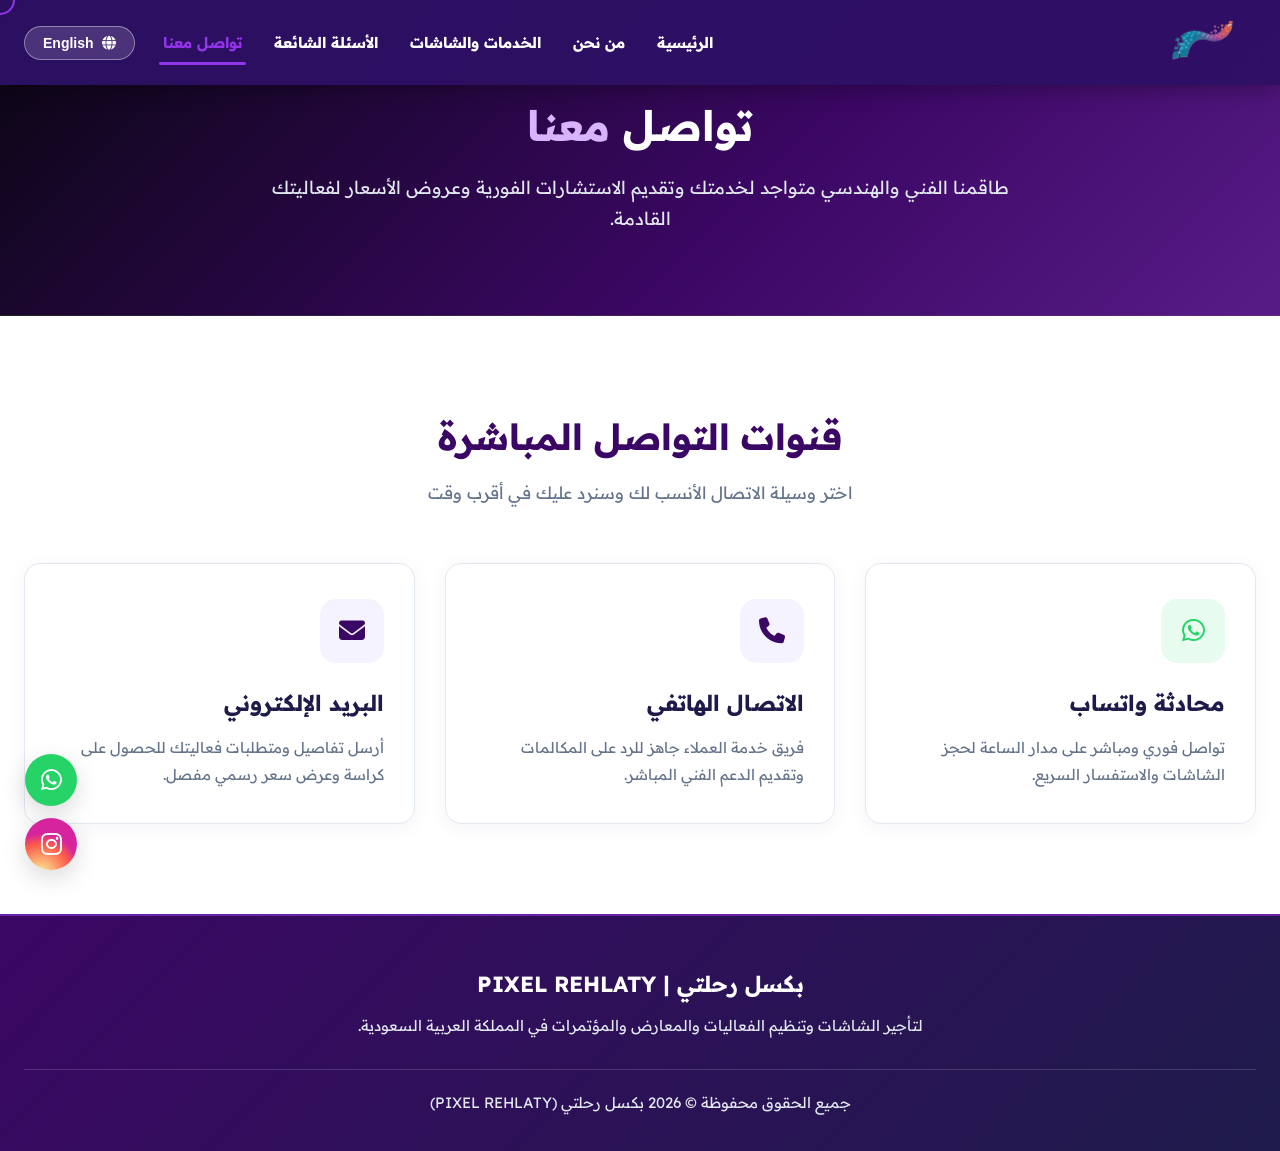
<file: contact.html>
<!DOCTYPE html>
<html lang="ar" dir="rtl" id="htmlRoot">
<head>
    <meta name="description" content="تواصل مع شركة بكسل رحلتي لتأجير شاشات LED و P2 الداخلية والخارجية وتنظيم وتجهيز المعارض والمؤتمرات في المملكة العربية السعودية.">
    <meta name="keywords" content="تواصل معنا, تأجير شاشات, شاشات P2, شاشات LED, تنظيم فعاليات, تأجير شاشات الرياض, بكسل رحلتي">
    <meta name="robots" content="index, follow">
    <meta name="author" content="Pixel Rehlaty">

    <link rel="canonical" href="https://pixelrehlaty.com/contact.html">
    <meta property="og:type" content="website">
    <meta property="og:url" content="https://pixelrehlaty.com/contact.html">
    <meta property="og:title" content="تواصل معنا | بكسل رحلتي">
    <meta property="og:description" content="طاقمنا الفني والهندسي متواجد لخدمتك وتقديم الاستشارات الفورية وعروض الأسعار لفعاليتك القادمة.">
    <meta property="og:image" content="https://pixelrehlaty.com/logos/logo.png">

    <meta charset="UTF-8">
    <meta name="viewport" content="width=device-width, initial-scale=1.0">
    <title data-i18n="contact_docTitle">تواصل معنا | بكسل رحلتي</title>
    
    <link rel="stylesheet" href="https://cdnjs.cloudflare.com/ajax/libs/font-awesome/6.4.0/css/all.min.css">
    <link rel="preconnect" href="https://fonts.googleapis.com">
    <link rel="preconnect" href="https://fonts.gstatic.com" crossorigin>
    <link href="https://fonts.googleapis.com/css2?family=Cairo:wght@400;600;700;800;900&family=Readex+Pro:wght@300;400;500;600;700&display=swap" rel="stylesheet">
    <link rel="stylesheet" href="style.css">

    <!-- أوامر إجبارية لفصل الأزرار وتلوين الفوتر (تتغلب على أي كود ثاني) -->
    <style>
        /* إجبار أزرار التواصل على اليسار دايماً */
        .floating-social {
            left: 25px !important;
            right: auto !important;
        }
        [dir="rtl"] .floating-social {
            left: 25px !important;
            right: auto !important;
        }
        
        /* إجبار زر التقدم على اليمين مع الثيم البنفسجي */
        .scroll-progress {
            right: 30px !important;
            left: auto !important;
            background: conic-gradient(var(--accent-light) 0%, var(--purple-soft) 0%);
        }
        [dir="rtl"] .scroll-progress {
            right: 30px !important;
            left: auto !important;
        }
        
        /* تلوين الدائرة الداخلية للزر بالبنفسجي الملكي */
        .scroll-progress .progress-value {
            background-color: var(--primary) !important;
            color: #ffffff !important;
        }
        .scroll-progress:hover .progress-value {
            background-color: var(--accent) !important;
        }

        /* =========================================
           الفوتر البنفسجي الملكي (إجباري)
           ========================================= */
        .site-footer {
            background: linear-gradient(135deg, #3b0764 0%, #1e1b4b 100%) !important; 
            border-top: 2px solid #6b21a8 !important;
            color: #e2e8f0 !important;
        }
        .site-footer h3 {
            color: #ffffff !important;
        }
        .site-footer p {
            color: #e2e8f0 !important;
        }
        .site-footer .footer-copy {
            border-top: 1px solid rgba(255, 255, 255, 0.15) !important;
            color: #cbd5e1 !important;
        }
    </style>
</head>
<body>

    <!-- ستارة الانتقال الانسيابية -->
    <div class="page-transition-wrapper" id="pageTransition">
        <div class="curtain curtain-right"></div>
        <div class="curtain curtain-left"></div>
        <div class="transition-content">
            <img src="logos/logo.png" alt="Pixel Rehlaty Logo" class="curtain-logo">
        </div>
    </div>

    <!-- مؤشر الفأرة الدائري -->
    <div class="custom-cursor" id="customCursor"></div>

    <!-- زر التقدم الدائري للعودة للأعلى (صار باليمين) -->
    <div class="scroll-progress" id="scrollProgress">
        <div class="progress-value">
            <i class="fa-solid fa-arrow-up"></i>
        </div>
    </div>

    <!-- أيقونات التواصل العائمة (صارت باليسار) -->
    <div class="floating-social">
        <a href="https://wa.me/966500000000" target="_blank" class="floating-whatsapp" title="WhatsApp">
            <i class="fa-brands fa-whatsapp"></i>
        </a>
        <a href="https://instagram.com/pixelrehlaty" target="_blank" class="floating-instagram" title="Instagram">
            <i class="fa-brands fa-instagram"></i>
        </a>
    </div>

    <!-- الهيدر الذكي -->
    <header class="site-header theme-dark">
        <div class="container header-flex">
            <div class="logo">
                <a href="index.html#hero">
                    <img src="logos/logo.png" alt="Pixel Rehlaty Logo">
                </a>
            </div>

            <nav class="desktop-nav" id="desktopNav">
                <a href="index.html#hero" data-i18n="navHome">الرئيسية</a>
                <a href="index.html#about" data-i18n="navAbout">من نحن</a>
                <a href="index.html#services" data-i18n="navServices">الخدمات والشاشات</a>
                <a href="faq.html" data-i18n="navFaq">الأسئلة الشائعة</a>
                <a href="contact.html" class="active" data-i18n="navContact">تواصل معنا</a>
                
                <div class="nav-actions">
                    <button class="lang-btn" id="langSwitchBtn" onclick="toggleLanguage()">
                        <i class="fa-solid fa-globe"></i>
                        <span>English</span>
                    </button>
                </div>
            </nav>

            <button class="hamburger-btn" id="hamburgerBtn" aria-label="Toggle Menu">
                <i class="fa-solid fa-bars" id="hamburgerIcon"></i>
            </button>
        </div>
    </header>

    <!-- قسم الترويسة (Hero) -->
    <section class="inner-hero" data-theme="dark">
        <div class="container">
            <h1 data-i18n="contact_heroTitle">تواصل <span>معنا</span></h1>
            <p data-i18n="contact_heroDesc">طاقمنا الفني والهندسي متواجد لخدمتك وتقديم الاستشارات الفورية وعروض الأسعار لفعاليتك القادمة.</p>
        </div>
    </section>

    <!-- قسم بطاقات التواصل -->
    <section class="section-padding" data-theme="light">
        <div class="container">
            <div class="section-title">
                <h2 data-i18n="contact_channelsTitle">قنوات التواصل المباشرة</h2>
                <p data-i18n="contact_channelsSubtitle">اختر وسيلة الاتصال الأنسب لك وسنرد عليك في أقرب وقت</p>
            </div>

            <div class="grid-3">
                <a href="https://wa.me/966500000000" target="_blank" class="pro-card" style="text-decoration: none;">
                    <div class="pro-card-icon" style="background: rgba(37, 211, 102, 0.1); color: #25d366;"><i class="fa-brands fa-whatsapp"></i></div>
                    <h3 data-i18n="contact_c1Title">محادثة واتساب</h3>
                    <p data-i18n="contact_c1Desc">تواصل فوري ومباشر على مدار الساعة لحجز الشاشات والاستفسار السريع.</p>
                </a>

                <a href="tel:+966500000000" class="pro-card" style="text-decoration: none;">
                    <div class="pro-card-icon" style="background: var(--purple-soft); color: var(--primary);"><i class="fa-solid fa-phone"></i></div>
                    <h3 data-i18n="contact_c2Title">الاتصال الهاتفي</h3>
                    <p data-i18n="contact_c2Desc">فريق خدمة العملاء جاهز للرد على المكالمات وتقديم الدعم الفني المباشر.</p>
                </a>

                <a href="mailto:info@pixelrehlaty.com" class="pro-card" style="text-decoration: none;">
                    <div class="pro-card-icon" style="background: var(--purple-soft); color: var(--primary);"><i class="fa-solid fa-envelope"></i></div>
                    <h3 data-i18n="contact_c3Title">البريد الإلكتروني</h3>
                    <p data-i18n="contact_c3Desc">أرسل تفاصيل ومتطلبات فعاليتك للحصول على كراسة وعرض سعر رسمي مفصل.</p>
                </a>
            </div>
        </div>
    </section>

    <!-- الفوتر (صار بنفسجي غامق ملكي) -->
    <footer class="site-footer" data-theme="dark">
        <div class="container footer-content">
            <h3>بكسل رحلتي | PIXEL REHLATY</h3>
            <p data-i18n="footerNote">لتأجير الشاشات وتنظيم الفعاليات والمعارض والمؤتمرات في المملكة العربية السعودية.</p>
            <div class="footer-copy">
                <p data-i18n="footerRights">جميع الحقوق محفوظة © 2026 بكسل رحلتي (PIXEL REHLATY)</p>
            </div>
        </div>
    </footer>

    <script src="lang.js"></script>

    <!-- السكربتات المجمعة والمنظمة -->
    <script>
        document.addEventListener("DOMContentLoaded", function() {
            
            /* =========================================
               1. الهيدر الذكي (تغيير الألوان حسب الخلفية)
               ========================================= */
            const header = document.querySelector('.site-header');
            function updateHeaderTheme() {
                const headerBottom = 85; 
                let currentTheme = 'dark'; 
                document.querySelectorAll('section, footer').forEach(sec => {
                    const rect = sec.getBoundingClientRect();
                    if (rect.top <= headerBottom && rect.bottom > 50) {
                        const themeAttr = sec.getAttribute('data-theme');
                        if (themeAttr) currentTheme = themeAttr;
                    }
                });
                if (currentTheme === 'light') {
                    header.classList.add('theme-light');
                    header.classList.remove('theme-dark');
                } else {
                    header.classList.add('theme-dark');
                    header.classList.remove('theme-light');
                }
            }
            updateHeaderTheme();
            window.addEventListener('scroll', updateHeaderTheme);

            /* =========================================
               2. زر التقدم الدائري (Scroll Progress)
               ========================================= */
            const scrollProgress = document.getElementById('scrollProgress');
            if (scrollProgress) {
                const updateProgress = () => {
                    const scrollTotal = document.documentElement.scrollTop || document.body.scrollTop;
                    const height = document.documentElement.scrollHeight - document.documentElement.clientHeight;
                    const scrollPercentage = height > 0 ? Math.round((scrollTotal / height) * 100) : 0;
                    
                    scrollProgress.style.background = `conic-gradient(var(--accent-light) ${scrollPercentage}%, var(--purple-soft) ${scrollPercentage}%)`;
                    
                    if (scrollTotal > 100) scrollProgress.classList.add('active-progress');
                    else scrollProgress.classList.remove('active-progress');
                };
                window.addEventListener('scroll', updateProgress);
                scrollProgress.addEventListener('click', () => {
                    window.scrollTo({ top: 0, behavior: 'smooth' });
                });
            }

            /* =========================================
               3. حركة الماوس (العدسة الزجاجية)
               ========================================= */
            const cursor = document.getElementById('customCursor');
            if (cursor && !window.matchMedia("(max-width: 992px)").matches) {
                document.addEventListener('mousemove', (e) => {
                    requestAnimationFrame(() => {
                        cursor.style.left = e.clientX + 'px';
                        cursor.style.top = e.clientY + 'px';
                    });
                });
                const interactiveElements = document.querySelectorAll('a, button, input, .logo img, .pro-card, .partner-logo');
                interactiveElements.forEach(el => {
                    el.addEventListener('mouseenter', () => cursor.classList.add('cursor-hover'));
                    el.addEventListener('mouseleave', () => cursor.classList.remove('cursor-hover'));
                });
                document.addEventListener('mouseout', () => cursor.style.opacity = '0');
                document.addEventListener('mouseover', () => cursor.style.opacity = '1');
            }

            /* =========================================
               4. ستارة الانتقال بين الصفحات
               ========================================= */
            const overlay = document.getElementById('pageTransition');
            setTimeout(() => { if(overlay) overlay.classList.add('hidden'); }, 500);

            document.querySelectorAll('a').forEach(link => {
                link.addEventListener('click', function(e) {
                    const targetHref = this.getAttribute('href');
                    
                    if (targetHref && !targetHref.includes('#') && !targetHref.startsWith('http') && !targetHref.startsWith('tel') && !targetHref.startsWith('mailto')) {
                        e.preventDefault();
                        if(overlay) overlay.classList.remove('hidden');
                        setTimeout(() => { window.location.href = targetHref; }, 3000);
                    }
                });
            });
        });
    </script>
</body>
</html>
</file>
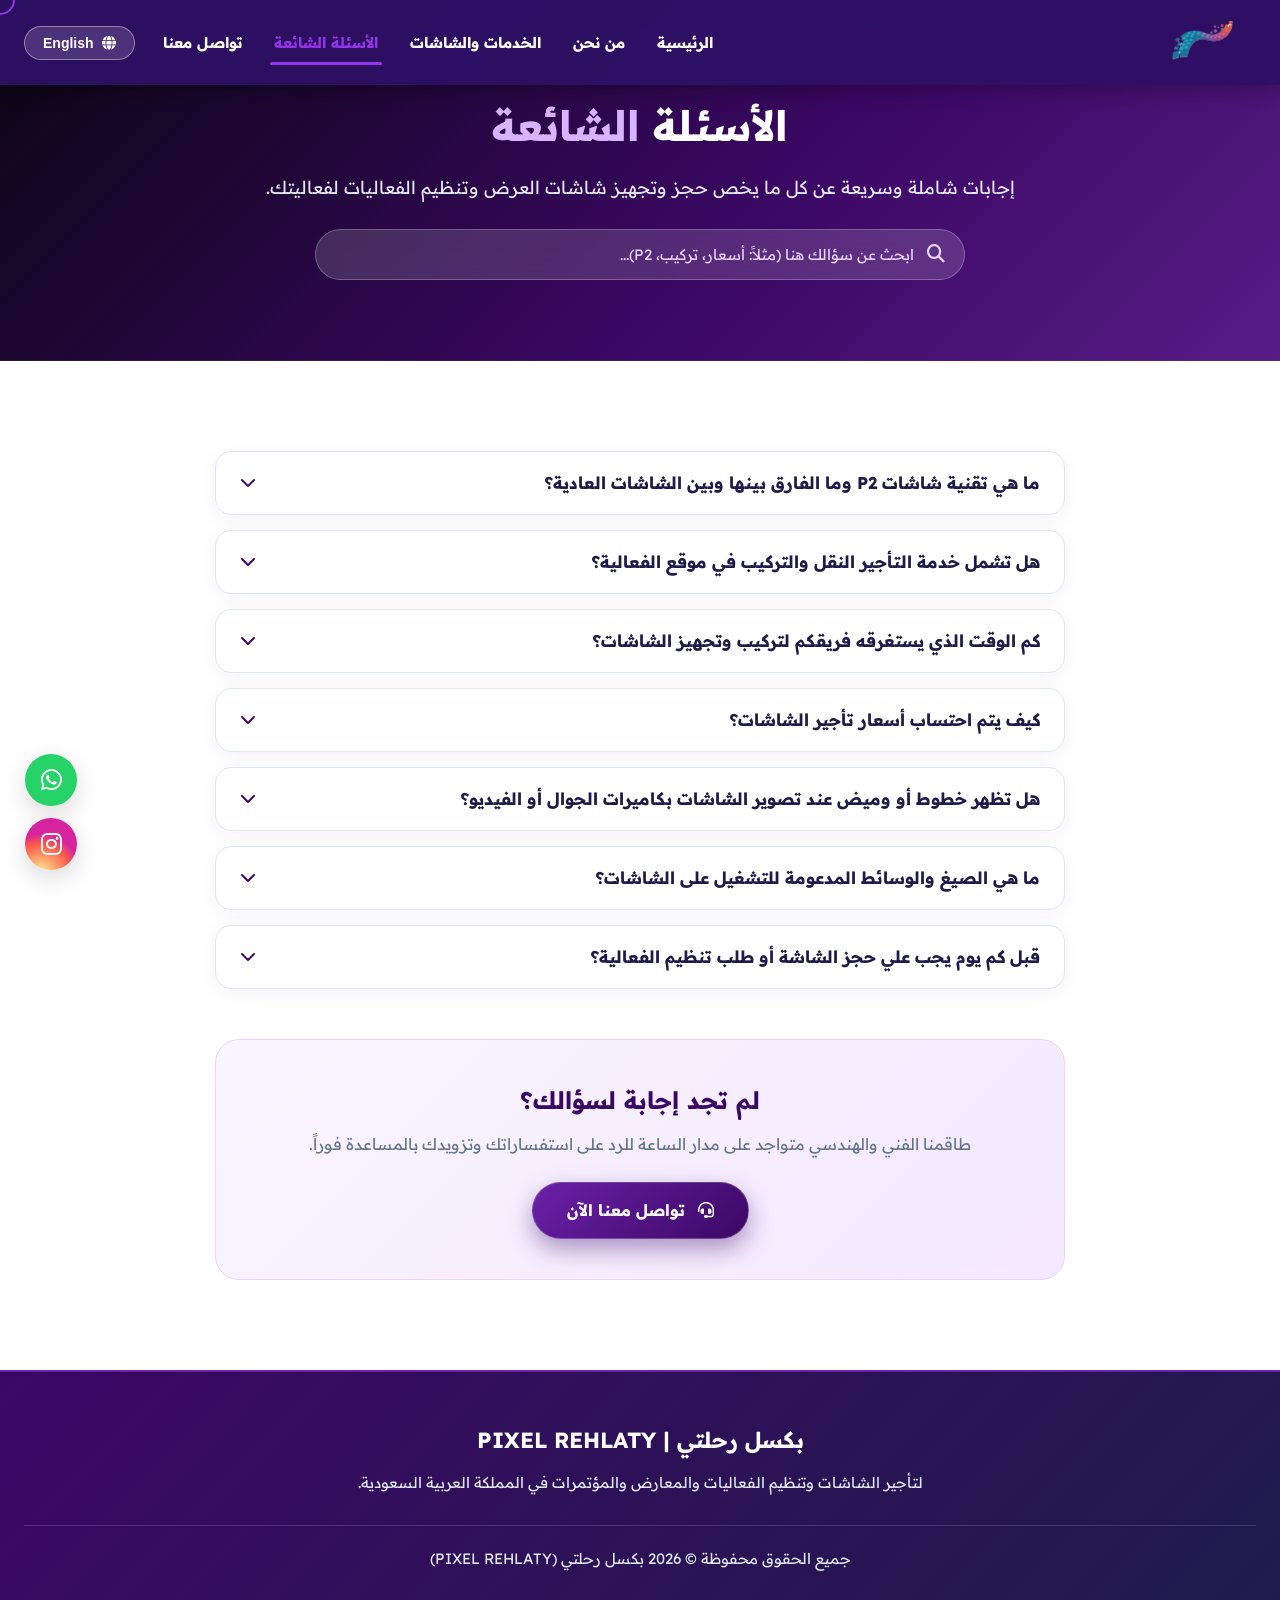
<file: faq.html>
<!DOCTYPE html>
<html lang="ar" dir="rtl" id="htmlRoot">
<head>
    <meta name="description" content="شركة بكسل رحلتي لتأجير شاشات LED و P2 الداخلية والخارجية وتنظيم وتجهيز المعارض والمؤتمرات في المملكة العربية السعودية بأعلى دقة واحترافية.">
    <meta name="keywords" content="تأجير شاشات, شاشات P2, شاشات LED, تنظيم فعاليات, تنظيم مؤتمرات, تأجير شاشات الرياض, بكسل رحلتي, Event Management Saudi">
    <meta name="robots" content="faq, follow">
    <meta name="author" content="Pixel Rehlaty">

    <link rel="canonical" href="https://pixelrehlaty.com/">
    <meta property="og:type" content="website">
    <meta property="og:url" content="https://pixelrehlaty.com/">
    <meta property="og:title" content="بكسل رحلتي | تأجير الشاشات وتنظيم الفعاليات والمؤتمرات">
    <meta property="og:description" content="حلول مرئية متكاملة، تأجير شاشات P2 فائقة الوضوح وإدارة شاملة للمؤتمرات والفعاليات.">
    <meta property="og:image" content="https://pixelrehlaty.com/logos/logo.png">

    <meta name="twitter:card" content="summary_large_image">
    <meta name="twitter:title" content="بكسل رحلتي | شاشات LED وتنظيم فعاليات">
    <meta name="twitter:description" content="تأجير شاشات عرض P2 وتنظيم وتجهيز الفعاليات والمعارض بالمملكة.">
    <meta name="twitter:image" content="https://pixelrehlaty.com/logos/logo.png">
    
    <meta charset="UTF-8">
    <meta name="viewport" content="width=device-width, initial-scale=1.0">
    <title data-i18n="faq_docTitle">الأسئلة الشائعة | بكسل رحلتي</title>
    
    <link rel="stylesheet" href="https://cdnjs.cloudflare.com/ajax/libs/font-awesome/6.4.0/css/all.min.css">
    <link rel="preconnect" href="https://fonts.googleapis.com">
    <link rel="preconnect" href="https://fonts.gstatic.com" crossorigin>
    <link href="https://fonts.googleapis.com/css2?family=Cairo:wght@400;600;700;800;900&family=Readex+Pro:wght@300;400;500;600;700&display=swap" rel="stylesheet">
    <link rel="stylesheet" href="style.css">
    
    <style>
        /* تنسيقات صفحة الأسئلة الشائعة */
        .faq-search-wrapper { max-width: 650px; margin: 25px auto 0; position: relative; }
        .faq-search-input { width: 100%; padding: 15px 25px 15px 50px; font-size: 15px; border-radius: 30px; border: 1px solid rgba(255, 255, 255, 0.25); background: rgba(255, 255, 255, 0.15); backdrop-filter: blur(10px); color: #ffffff; outline: none; font-family: inherit; transition: all 0.3s ease; }
        [dir="rtl"] .faq-search-input { padding: 15px 50px 15px 25px; }
        .faq-search-input::placeholder { color: #e9d5ff; }
        .faq-search-input:focus { background: rgba(255, 255, 255, 0.25); border-color: #d8b4fe; box-shadow: 0 0 20px rgba(216, 180, 254, 0.3); }
        .faq-search-icon { position: absolute; top: 50%; left: 20px; transform: translateY(-50%); color: #e9d5ff; font-size: 18px; }
        [dir="rtl"] .faq-search-icon { left: auto; right: 20px; }

        .faq-list-container { max-width: 850px; margin: 0 auto; }
        .faq-item-box { background: #ffffff; border: 1px solid #e2e8f0; border-radius: 16px; margin-bottom: 15px; overflow: hidden; box-shadow: 0 4px 20px rgba(59, 7, 100, 0.05); transition: all 0.3s ease; }
        .faq-item-box:hover { border-color: #e9d5ff; box-shadow: 0 15px 35px rgba(59, 7, 100, 0.1); }
        .faq-item-box.active { border-color: #6b21a8; box-shadow: 0 10px 25px rgba(107, 33, 168, 0.08); }
        .faq-btn-trigger { padding: 20px 24px; font-size: 17px; font-weight: 800; color: #1e1b4b; cursor: pointer; display: flex; justify-content: space-between; align-items: center; user-select: none; background: transparent; width: 100%; border: none; text-align: inherit; font-family: inherit; }
        .faq-btn-trigger i { color: #3b0764; font-size: 16px; transition: transform 0.3s ease; flex-shrink: 0; margin-inline-start: 15px; }
        .faq-item-box.active .faq-btn-trigger i { transform: rotate(180deg); color: #6b21a8; }
        .faq-content-body { max-height: 0; overflow: hidden; transition: max-height 0.35s cubic-bezier(0, 1, 0, 1), padding 0.3s ease; padding: 0 24px; color: #64748b; font-size: 15px; line-height: 1.8; border-top: 1px solid transparent; }
        .faq-item-box.active .faq-content-body { max-height: 500px; padding: 0 24px 20px 24px; border-top-color: #f5f3ff; }

        .faq-help-banner { margin-top: 50px; background: linear-gradient(135deg, #faf5ff 0%, #f3e8ff 100%); border: 1px solid #e9d5ff; border-radius: 24px; padding: 40px 25px; text-align: center; }
        .faq-help-banner h3 { font-size: 24px; font-weight: 900; color: #3b0764; margin-bottom: 10px; }
        .faq-help-banner p { color: #64748b; font-size: 16px; margin-bottom: 24px; }

        /* =========================================
           أوامر إجبارية للأزرار العائمة وزر التقدم
           ========================================= */
        .floating-social { left: 25px !important; right: auto !important; }
        [dir="rtl"] .floating-social { left: 25px !important; right: auto !important; }
        
        .scroll-progress { right: 30px !important; left: auto !important; background: conic-gradient(#9333ea 0%, #f5f3ff 0%); }
        [dir="rtl"] .scroll-progress { right: 30px !important; left: auto !important; }
        
        .scroll-progress .progress-value { background-color: #3b0764 !important; color: #ffffff !important; }
        .scroll-progress:hover .progress-value { background-color: #6b21a8 !important; }

        /* =========================================
           الفوتر البنفسجي الملكي (إجباري)
           ========================================= */
        .site-footer {
            background: linear-gradient(135deg, #3b0764 0%, #1e1b4b 100%) !important; 
            border-top: 2px solid #6b21a8 !important;
            color: #e2e8f0 !important;
        }
        .site-footer h3 {
            color: #ffffff !important;
        }
        .site-footer p {
            color: #e2e8f0 !important;
        }
        .site-footer .footer-copy {
            border-top: 1px solid rgba(255, 255, 255, 0.15) !important;
            color: #cbd5e1 !important;
        }
    </style>
</head>
<body>

    <!-- ستارة الانتقال الانسيابية -->
    <div class="page-transition-wrapper" id="pageTransition">
        <div class="curtain curtain-right"></div>
        <div class="curtain curtain-left"></div>
        <div class="transition-content">
            <img src="logos/logo.png" alt="Pixel Rehlaty Logo" class="curtain-logo">
        </div>
    </div>

    <!-- مؤشر الفأرة الدائري -->
    <div class="custom-cursor" id="customCursor"></div>

    <!-- زر التقدم الدائري للعودة للأعلى (في اليمين) -->
    <div class="scroll-progress" id="scrollProgress">
        <div class="progress-value">
            <i class="fa-solid fa-arrow-up"></i>
        </div>
    </div>

    <!-- أيقونات التواصل العائمة (في اليسار) -->
    <div class="floating-social">
        <a href="https://wa.me/966500000000" target="_blank" class="floating-whatsapp" title="WhatsApp">
            <i class="fa-brands fa-whatsapp"></i>
        </a>
        <a href="https://instagram.com/pixelrehlaty" target="_blank" class="floating-instagram" title="Instagram">
            <i class="fa-brands fa-instagram"></i>
        </a>
    </div>

    <!-- الهيدر الذكي -->
    <header class="site-header theme-dark">
        <div class="container header-flex">
            <div class="logo">
                <a href="index.html">
                    <img src="logos/logo.png" alt="Pixel Rehlaty Logo">
                </a>
            </div>

            <nav class="desktop-nav" id="desktopNav">
                <a href="index.html#hero" data-i18n="navHome">الرئيسية</a>
                <a href="index.html#about" data-i18n="navAbout">من نحن</a>
                <a href="index.html#services" data-i18n="navServices">الخدمات والشاشات</a>
                <a href="faq.html" class="active" data-i18n="navFaq">الأسئلة الشائعة</a>
                <a href="contact.html" data-i18n="navContact">تواصل معنا</a>
                
                <div class="nav-actions">
                    <button class="lang-btn" id="langSwitchBtn" onclick="toggleLanguage()">
                        <i class="fa-solid fa-globe"></i>
                        <span>English</span>
                    </button>
                </div>
            </nav>

            <button class="hamburger-btn" id="hamburgerBtn" aria-label="Toggle Navigation">
                <i class="fa-solid fa-bars" id="hamburgerIcon"></i>
            </button>
        </div>
    </header>

    <!-- قسم الترويسة -->
    <section class="inner-hero" data-theme="dark">
        <div class="container">
            <h1 data-i18n="faq_heroTitle">الأسئلة <span>الشائعة</span></h1>
            <p data-i18n="faq_heroSubtitle">إجابات شاملة وسريعة عن كل ما يخص حجز وتجهيز شاشات العرض وتنظيم الفعاليات لفعاليتك.</p>
            
            <div class="faq-search-wrapper">
                <input type="text" id="faqSearch" class="faq-search-input" placeholder="ابحث عن سؤالك هنا (مثلاً: أسعار، تركيب، P2)...">
                <i class="fa-solid fa-magnifying-glass faq-search-icon"></i>
            </div>
        </div>
    </section>

    <!-- قسم الأسئلة -->
    <section class="section-padding" data-theme="light">
        <div class="container">
            <div class="faq-list-container" id="faqContainer"></div>

            <div class="faq-list-container">
                <div class="faq-help-banner">
                    <h3 data-i18n="faq_helpTitle">لم تجد إجابة لسؤالك؟</h3>
                    <p data-i18n="faq_helpSubtitle">طاقمنا الفني والهندسي متواجد على مدار الساعة للرد على استفساراتك وتزويدك بالمساعدة فوراً.</p>
                    <a href="contact.html" class="btn-solid-purple" style="display: inline-block;">
                        <i class="fa-solid fa-headset" style="margin-inline-end: 8px;"></i>
                        <span data-i18n="faq_helpBtnText">تواصل معنا الآن</span>
                    </a>
                </div>
            </div>
        </div>
    </section>

    <!-- الفوتر البنفسجي -->
    <footer class="site-footer" data-theme="dark">
        <div class="container footer-content">
            <h3>بكسل رحلتي | PIXEL REHLATY</h3>
            <p data-i18n="footerNote">لتأجير الشاشات وتنظيم الفعاليات والمعارض والمؤتمرات في المملكة العربية السعودية.</p>
            <div class="footer-copy">
                <p data-i18n="footerRights">جميع الحقوق محفوظة © 2026 بكسل رحلتي (PIXEL REHLATY)</p>
            </div>
        </div>
    </footer>

    <script src="lang.js"></script>

    <!-- السكربتات المجمعة والمنظمة -->
    <script>
        document.addEventListener("DOMContentLoaded", function() {
            
            /* =========================================
               1. الهيدر الذكي (تغيير الألوان حسب الخلفية)
               ========================================= */
            const header = document.querySelector('.site-header');
            function updateHeaderTheme() {
                const headerBottom = 85; 
                let currentTheme = 'dark'; 
                document.querySelectorAll('section, footer').forEach(sec => {
                    const rect = sec.getBoundingClientRect();
                    if (rect.top <= headerBottom && rect.bottom > 50) {
                        const themeAttr = sec.getAttribute('data-theme');
                        if (themeAttr) currentTheme = themeAttr;
                    }
                });
                if (currentTheme === 'light') {
                    header.classList.add('theme-light');
                    header.classList.remove('theme-dark');
                } else {
                    header.classList.add('theme-dark');
                    header.classList.remove('theme-light');
                }
            }
            updateHeaderTheme();
            window.addEventListener('scroll', updateHeaderTheme);

            /* =========================================
               2. زر التقدم الدائري (Scroll Progress)
               ========================================= */
            const scrollProgress = document.getElementById('scrollProgress');
            if (scrollProgress) {
                const updateProgress = () => {
                    const scrollTotal = document.documentElement.scrollTop || document.body.scrollTop;
                    const height = document.documentElement.scrollHeight - document.documentElement.clientHeight;
                    const scrollPercentage = height > 0 ? Math.round((scrollTotal / height) * 100) : 0;
                    
                    scrollProgress.style.background = `conic-gradient(#9333ea ${scrollPercentage}%, #f5f3ff ${scrollPercentage}%)`;
                    
                    if (scrollTotal > 100) scrollProgress.classList.add('active-progress');
                    else scrollProgress.classList.remove('active-progress');
                };
                window.addEventListener('scroll', updateProgress);
                scrollProgress.addEventListener('click', () => {
                    window.scrollTo({ top: 0, behavior: 'smooth' });
                });
            }

            /* =========================================
               3. حركة الماوس (العدسة الزجاجية)
               ========================================= */
            const cursor = document.getElementById('customCursor');
            if (cursor && !window.matchMedia("(max-width: 992px)").matches) {
                document.addEventListener('mousemove', (e) => {
                    requestAnimationFrame(() => {
                        cursor.style.left = e.clientX + 'px';
                        cursor.style.top = e.clientY + 'px';
                    });
                });
                const interactiveElements = document.querySelectorAll('a, button, input, .logo img, .pro-card, .partner-logo, .faq-btn-trigger');
                interactiveElements.forEach(el => {
                    el.addEventListener('mouseenter', () => cursor.classList.add('cursor-hover'));
                    el.addEventListener('mouseleave', () => cursor.classList.remove('cursor-hover'));
                });
                document.addEventListener('mouseout', () => cursor.style.opacity = '0');
                document.addEventListener('mouseover', () => cursor.style.opacity = '1');
            }

            /* =========================================
               4. ستارة الانتقال بين الصفحات
               ========================================= */
            const overlay = document.getElementById('pageTransition');
            setTimeout(() => { if(overlay) overlay.classList.add('hidden'); }, 500);

            document.querySelectorAll('a').forEach(link => {
                link.addEventListener('click', function(e) {
                    const targetHref = this.getAttribute('href');
                    if (targetHref && !targetHref.includes('#') && !targetHref.startsWith('http') && !targetHref.startsWith('tel') && !targetHref.startsWith('mailto')) {
                        e.preventDefault();
                        if(overlay) overlay.classList.remove('hidden');
                        setTimeout(() => { window.location.href = targetHref; }, 3000);
                    }
                });
            });

            /* =========================================
               5. محرك البحث للأسئلة الشائعة
               ========================================= */
            const searchInput = document.getElementById('faqSearch');
            if (searchInput) {
                searchInput.addEventListener('keyup', function() {
                    const filter = searchInput.value.toLowerCase();
                    const faqBoxes = document.querySelectorAll('.faq-item-box');
                    faqBoxes.forEach(box => {
                        const text = box.textContent.toLowerCase();
                        if (text.includes(filter)) box.style.display = "block";
                        else box.style.display = "none";
                    });
                });
            }
        });

        /* =========================================
           6. بناء الأسئلة الشائعة من ملف lang.js
           ========================================= */
        function renderFAQs(faqList) {
            const faqContainer = document.getElementById('faqContainer');
            if (!faqContainer) return;
            faqContainer.innerHTML = '';

            faqList.forEach((item) => {
                const faqBox = document.createElement('div');
                faqBox.className = 'faq-item-box';
                faqBox.innerHTML = `
                    <button class="faq-btn-trigger" type="button">
                        <span>${item.q}</span>
                        <i class="fa-solid fa-chevron-down"></i>
                    </button>
                    <div class="faq-content-body">${item.a}</div>
                `;

                faqBox.querySelector('.faq-btn-trigger').addEventListener('click', () => {
                    const isActive = faqBox.classList.contains('active');
                    document.querySelectorAll('.faq-item-box').forEach(i => i.classList.remove('active'));
                    if (!isActive) faqBox.classList.add('active');
                });

                faqContainer.appendChild(faqBox);
            });
        }
    </script>
</body>
</html>
</file>
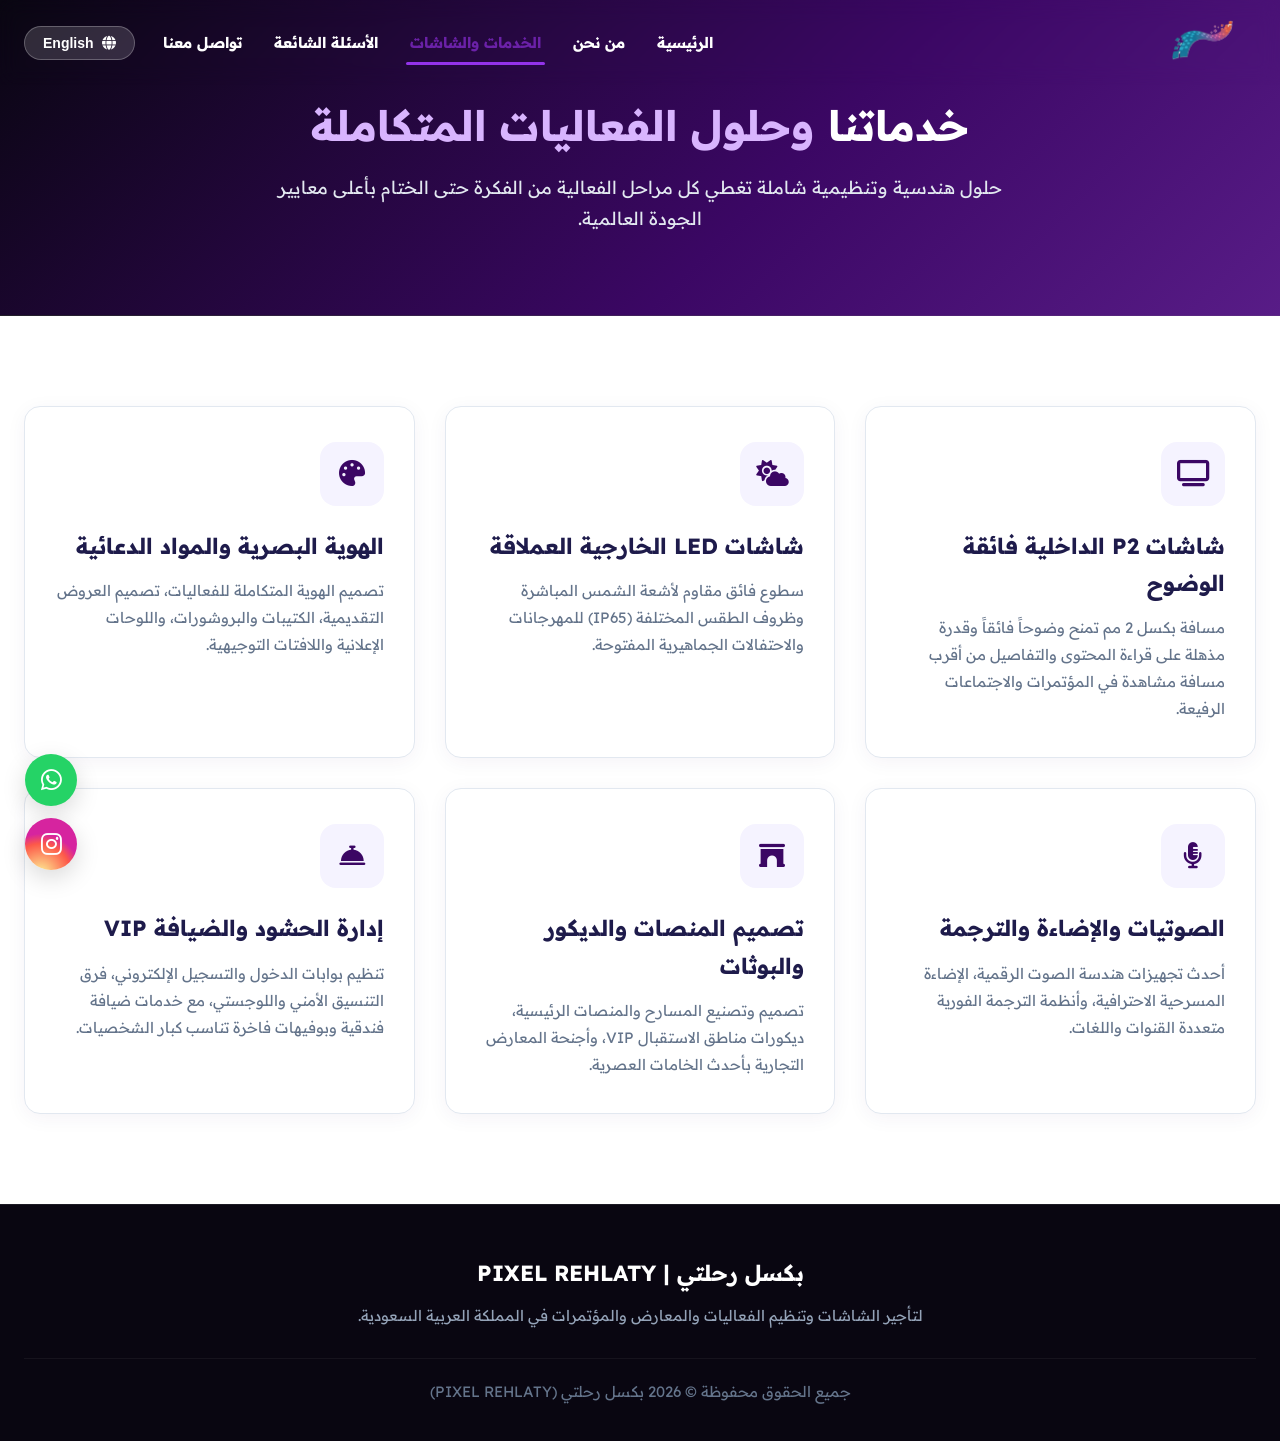
<file: services.html>
<!DOCTYPE html>
<html lang="ar" dir="rtl" id="htmlRoot">
<head>
<meta name="description" content="شركة بكسل رحلتي لتأجير شاشات LED و P2 الداخلية والخارجية وتنظيم وتجهيز المعارض والمؤتمرات في المملكة العربية السعودية بأعلى دقة واحترافية.">
<meta name="keywords" content="تأجير شاشات, شاشات P2, شاشات LED, تنظيم فعاليات, تنظيم مؤتمرات, تأجير شاشات الرياض, بكسل رحلتي, Event Management Saudi">
<meta name="robots" content="services, follow">
<meta name="author" content="Pixel Rehlaty">
<link rel="canonical" href="https://pixelrehlaty.com/">
<meta property="og:type" content="website">
<meta property="og:url" content="https://pixelrehlaty.com/">
<meta property="og:title" content="بكسل رحلتي | تأجير الشاشات وتنظيم الفعاليات والمؤتمرات">
<meta property="og:description" content="حلول مرئية متكاملة، تأجير شاشات P2 فائقة الوضوح وإدارة شاملة للمؤتمرات والفعاليات.">
<meta property="og:image" content="https://pixelrehlaty.com/logo.png">

<meta name="twitter:card" content="summary_large_image">
<meta name="twitter:title" content="بكسل رحلتي | شاشات LED وتنظيم فعاليات">
<meta name="twitter:description" content="تأجير شاشات عرض P2 وتنظيم وتجهيز الفعاليات والمعارض بالمملكة.">
<meta name="twitter:image" content="https://pixelrehlaty.com/logo.png">
    <meta charset="UTF-8">
    <meta name="viewport" content="width=device-width, initial-scale=1.0">
    <title data-i18n="services_docTitle">الخدمات والحلول | بكسل رحلتي</title>
    <link rel="stylesheet" href="https://cdnjs.cloudflare.com/ajax/libs/font-awesome/6.4.0/css/all.min.css">
    <link rel="preconnect" href="https://fonts.googleapis.com">
<link rel="preconnect" href="https://fonts.gstatic.com" crossorigin>
<link href="https://fonts.googleapis.com/css2?family=Archivo+Black&family=Badeen+Display&family=Bebas+Neue&family=Beiruti:wght@200..900&family=Betania+Patmos&family=Bitcount+Grid+Double+Ink:wght@100..900&family=Bitcount+Prop+Single+Ink:wght@100..900&family=Bungee&family=Cairo:wght@200..1000&family=Kablammo&family=Lalezar&family=Libre+Barcode+39&family=Noto+Nastaliq+Urdu:wght@400..700&family=Princess+Sofia&family=Rakkas&family=Raleway:ital,wght@0,100..900;1,100..900&family=Readex+Pro:wght@160..700&family=Rubik:ital,wght@0,300..900;1,300..900&family=Silkscreen:wght@400;700&display=swap" rel="stylesheet">
    <link rel="stylesheet" href="style.css">
</head>
<body>

    <div class="floating-social">
        <a href="https://wa.me/966500000000" target="_blank" class="floating-whatsapp" title="WhatsApp">
            <i class="fa-brands fa-whatsapp"></i>
        </a>
        <a href="https://instagram.com/pixelrehlaty" target="_blank" class="floating-instagram" title="Instagram">
            <i class="fa-brands fa-instagram"></i>
        </a>
    </div>

    <header class="site-header">
        <div class="container header-flex">
            <div class="logo">
                <a href="index.html">
                    <img src="logo.png" alt="Pixel Rehlaty Logo">
                </a>
            </div>

            <nav class="desktop-nav" id="desktopNav">
                <a href="index.html" data-i18n="navHome">الرئيسية</a>
                <a href="about.html" data-i18n="navAbout">من نحن</a>
                <a href="services.html" class="active" data-i18n="navServices">الخدمات والشاشات</a>
                <a href="faq.html" data-i18n="navFaq">الأسئلة الشائعة</a>
                <a href="contact.html" data-i18n="navContact">تواصل معنا</a>
                
                <div class="nav-actions">
                    <button class="lang-btn" id="langSwitchBtn" onclick="toggleLanguage()">
                        <i class="fa-solid fa-globe"></i>
                        <span>English</span>
                    </button>
                </div>
            </nav>

            <button class="hamburger-btn" id="hamburgerBtn" aria-label="Toggle Menu">
                <i class="fa-solid fa-bars" id="hamburgerIcon"></i>
            </button>
        </div>
    </header>

    <section class="inner-hero">
        <div class="container">
            <h1 data-i18n="services_heroTitle">خدماتنا <span>وحلول الفعاليات المتكاملة</span></h1>
            <p data-i18n="services_heroDesc">حلول هندسية وتنظيمية شاملة تغطي كل مراحل الفعالية من الفكرة حتى الختام بأعلى معايير الجودة العالمية.</p>
        </div>
    </section>

    <section class="section-padding">
        <div class="container">
            <div class="grid-3">
                <div class="pro-card">
                    <div class="pro-card-icon"><i class="fa-solid fa-tv"></i></div>
                    <h3 data-i18n="s1Title">شاشات P2 الداخلية فائقة الوضوح</h3>
                    <p data-i18n="s1Desc">مسافة بكسل 2 مم تمنح وضوحاً فائقاً وقدرة مذهلة على قراءة المحتوى والتفاصيل من أقرب مسافة مشاهدة في المؤتمرات والاجتماعات الرفيعة.</p>
                </div>

                <div class="pro-card">
                    <div class="pro-card-icon"><i class="fa-solid fa-cloud-sun"></i></div>
                    <h3 data-i18n="s2Title">شاشات LED الخارجية العملاقة</h3>
                    <p data-i18n="s2Desc">سطوع فائق مقاوم لأشعة الشمس المباشرة وظروف الطقس المختلفة (IP65) للمهرجانات والاحتفالات الجماهيرية المفتوحة.</p>
                </div>

                <div class="pro-card">
                    <div class="pro-card-icon"><i class="fa-solid fa-palette"></i></div>
                    <h3 data-i18n="s3Title">الهوية البصرية والمواد الدعائية</h3>
                    <p data-i18n="s3Desc">تصميم الهوية المتكاملة للفعاليات، تصميم العروض التقديمية، الكتيبات والبروشورات، واللوحات الإعلانية واللافتات التوجيهية.</p>
                </div>

                <div class="pro-card">
                    <div class="pro-card-icon"><i class="fa-solid fa-microphone-lines"></i></div>
                    <h3 data-i18n="s4Title">الصوتيات والإضاءة والترجمة</h3>
                    <p data-i18n="s4Desc">أحدث تجهيزات هندسة الصوت الرقمية، الإضاءة المسرحية الاحترافية، وأنظمة الترجمة الفورية متعددة القنوات واللغات.</p>
                </div>

                <div class="pro-card">
                    <div class="pro-card-icon"><i class="fa-solid fa-archway"></i></div>
                    <h3 data-i18n="s5Title">تصميم المنصات والديكور والبوثات</h3>
                    <p data-i18n="s5Desc">تصميم وتصنيع المسارح والمنصات الرئيسية، ديكورات مناطق الاستقبال VIP، وأجنحة المعارض التجارية بأحدث الخامات العصرية.</p>
                </div>

                <div class="pro-card">
                    <div class="pro-card-icon"><i class="fa-solid fa-bell-concierge"></i></div>
                    <h3 data-i18n="s6Title">إدارة الحشود والضيافة VIP</h3>
                    <p data-i18n="s6Desc">تنظيم بوابات الدخول والتسجيل الإلكتروني، فرق التنسيق الأمني واللوجستي، مع خدمات ضيافة فندقية وبوفيهات فاخرة تناسب كبار الشخصيات.</p>
                </div>
            </div>
        </div>
    </section>

    <footer class="site-footer">
        <div class="container footer-content">
            <h3>بكسل رحلتي | PIXEL REHLATY</h3>
            <p data-i18n="footerNote">لتأجير الشاشات وتنظيم الفعاليات والمعارض والمؤتمرات في المملكة العربية السعودية.</p>
            <div class="footer-copy">
                <p data-i18n="footerRights">جميع الحقوق محفوظة © 2026 بكسل رحلتي (PIXEL REHLATY)</p>
            </div>
        </div>
    </footer>

    <script src="lang.js"></script>
</body>
</html>
</file>
<file: style.css>
/* ==========================================================================
   بكسل رحلتي - PIXEL REHLATY | Unified Design System (Purple Royal Edition)
   ========================================================================== */

@import url('https://fonts.googleapis.com/css2?family=Cairo:wght@400;600;700;800;900&family=Inter:wght@400;500;600;700;800&display=swap');

:root {
    /* باليت الألوان الملكية مستوحاة من البروفايل */
    --primary: #3b0764;          /* بنفسجي ملكي غامق */
    --primary-hover: #2e1065;    /* بنفسجي داكن جداً */
    --accent: #6b21a8;           /* بنفسجي متوسط جذاب */
    --accent-light: #9333ea;     /* توهج بنفسجي مشرق */
    --purple-soft: #f5f3ff;      /* خلفية بنفسجية ناعمة جداً */
    --purple-border: #e9d5ff;    /* حدود بنفسجية رقيقة */
    
    /* ألوان الأساسيات */
    --dark-pure: #090611;        /* أسود فاحم بلمسة بنفسجية خفيفة */
    --dark-slate: #1e1b4b;       /* كحلي بنفسجي داكن للعناوين */
    --text-main: #0f172a;        /* نص أسود داكن ومريح للقراءة */
    --text-muted: #64748b;       /* نص رمادي ثانوي */
    --text-light: #ffffff;
    
    --bg-white: #ffffff;
    --bg-surface: #faf5ff;
    --bg-card: #ffffff;
    
    --border-light: #e2e8f0;
    --shadow-subtle: 0 4px 20px rgba(59, 7, 100, 0.05);
    --shadow-elevated: 0 15px 35px rgba(59, 7, 100, 0.1);
    --radius-sm: 8px;
    --radius-md: 16px;
    --radius-lg: 24px;
}

* {
    margin: 0;
    padding: 0;
    box-sizing: border-box;
}

body {
  font-family: "Readex Pro", sans-serif;
    background-color: var(--bg-white);
    color: var(--text-main);
    line-height: 1.7;
    overflow-x: hidden;
    transition: all 0.3s ease;
}

[dir="ltr"] body {
  font-family: "Raleway", sans-serif;
}

.container {
    max-width: 1280px;
    margin: 0 auto;
    padding: 0 24px;
}

/* --- الهيدر الموحد لجميع الصفحات --- */
.site-header {
    position: fixed; /* لتثبيته مباشرة فوق الصورة */
    top: 0;
    left: 0;
    width: 100%;
    z-index: 1000;
}

.header-flex {
    display: flex;
    align-items: center;
    justify-content: space-between;
    height: 85px;
}
.logo a {
    display: flex;
    align-items: center;
    gap: 12px;
    text-decoration: none;
}

.logo img {
    height: 48px;
    width: auto;
    object-fit: contain;
}

.desktop-nav {
    display: flex;
    gap: 24px;
    align-items: center;
}

.desktop-nav a {
    position: relative;
    text-decoration: none;
    color: #e2e8f0;
    font-size: 15px;
    font-weight: 700;
    padding: 8px 4px;
    transition: color 0.3s ease;
}

.desktop-nav a::after {
    content: '';
    position: absolute;
    bottom: -2px;
    left: 0;
    width: 0;
    height: 3px;
    background-color: var(--accent-light);
    border-radius: 2px;
    transition: width 0.3s cubic-bezier(0.4, 0, 0.2, 1);
}

[dir="rtl"] .desktop-nav a::after {
    left: auto;
    right: 0;
}

.desktop-nav a:hover,
.desktop-nav a.active {
    color: #ffffff;
    text-shadow: 0 0 10px rgba(255, 255, 255, 0.5);
}

.desktop-nav a:hover::after,
.desktop-nav a.active::after {
    width: 100%;
}
.nav-actions {
    display: flex;
    align-items: center;
    gap: 12px;
}

.lang-btn {
    display: inline-flex;
    align-items: center;
    gap: 8px;
    background: rgba(255, 255, 255, 0.15);
    backdrop-filter: blur(8px);
    color: #ffffff;
    border: 1px solid rgba(255, 255, 255, 0.25);
    padding: 8px 18px;
    border-radius: 30px;
    font-weight: 700;
    font-size: 14px;
    cursor: pointer;
    transition: all 0.3s ease;
}

.lang-btn:hover {
    background: var(--accent);
    color: #ffffff;
    border-color: var(--accent-light);
}
.header-cta {
    background-color: var(--primary);
    color: #ffffff !important;
    padding: 10px 22px;
    border-radius: 30px;
    font-size: 14px;
    font-weight: 700;
    text-decoration: none;
    transition: all 0.3s ease;
    box-shadow: 0 4px 15px rgba(59, 7, 100, 0.2);
}

.header-cta:hover {
    background-color: var(--accent);
    transform: translateY(-2px);
    box-shadow: 0 6px 20px rgba(59, 7, 100, 0.3);
}

.header-cta::after {
    display: none !important;
}

/* زر الهمبرغر */
.hamburger-btn {
    display: none;
    background: none;
    border: none;
    font-size: 26px;
    color: #ffffff;
    cursor: pointer;
}

/* الأزرار العائمة */
.floating-social {
    position: fixed;
    right: 25px;
    bottom: 30px;
    z-index: 999;
    display: flex;
    flex-direction: column;
    gap: 12px;
}

[dir="rtl"] .floating-social {
    right: auto;
    left: 25px;
}

.floating-social a {
    width: 52px;
    height: 52px;
    border-radius: 50%;
    display: flex;
    align-items: center;
    justify-content: center;
    color: #fff;
    font-size: 24px;
    text-decoration: none;
    box-shadow: 0 8px 25px rgba(0,0,0,0.15);
    transition: transform 0.3s ease;
}

.floating-social a:hover {
    transform: scale(1.12);
}

.floating-whatsapp { background-color: #25d366; }
.floating-instagram { background: radial-gradient(circle at 30% 107%, #fdf497 0%, #fd5949 45%, #d6249f 60%); }

.hero-art-section {
    position: relative;
    min-height: 100vh; /* يغطي الشاشة بالكامل من الأعلى للأسفل */
    display: flex;
    align-items: center;
    justify-content: center;
    text-align: center;
    padding: 160px 20px 100px; /* مسافة 160px علوية لعدم ملامسة النصوص للهيدر */
    
    background-image: 
        linear-gradient(180deg, rgba(15, 7, 30, 0.55) 0%, rgba(59, 7, 100, 0.82) 100%), 
        url('homepng.jpg');
        
    background-size: cover;
    background-position: center center;
    background-repeat: no-repeat;
    background-attachment: fixed;
    color: #ffffff;
    overflow: hidden;
}

.hero-art-section::after {
    content: '';
    position: absolute;
    top: 0;
    left: 0;
    right: 0;
    bottom: 0;
    background: radial-gradient(circle at center, rgba(107, 33, 168, 0.35) 0%, transparent 75%);
    pointer-events: none;
    z-index: 1;
}

.hero-art-content {
    max-width: 950px;
    margin: 0 auto;
    position: relative;
    z-index: 2;
}

.hero-art-badge {
    display: inline-block;
    background: rgba(255, 255, 255, 0.15);
    backdrop-filter: blur(8px);
    border: 1px solid rgba(255, 255, 255, 0.3);
    color: #f5f3ff;
    padding: 8px 24px;
    border-radius: 30px;
    font-weight: 700;
    font-size: 14px;
    margin-bottom: 24px;
}

.hero-art-content h1 {
    font-size: 48px;
    font-weight: 900;
    line-height: 1.3;
    margin-bottom: 18px;
    letter-spacing: -0.5px;
  font-family: "Readex Pro", sans-serif;

}

.hero-art-content h1 span {
    color: #e9d5ff;
  font-family: "Readex Pro", sans-serif;

}

.hero-art-content p {
    font-size: 20px;
    color: #f1f5f9;
    font-weight: 600;
    margin-bottom: 35px;
    line-height: 1.8;
}

.hero-cta-group {
    display: flex;
    gap: 16px;
    justify-content: center;
    flex-wrap: wrap;
}

.btn-solid-purple {
    background: linear-gradient(135deg, #6b21a8, #3b0764);
    color: #ffffff;
    padding: 14px 34px;
    border-radius: 30px;
    font-weight: 800;
    text-decoration: none;
    font-size: 16px;
    border: 1px solid rgba(255, 255, 255, 0.2);
    box-shadow: 0 10px 25px rgba(59, 7, 100, 0.4);
    transition: all 0.3s ease;
}

.btn-solid-purple:hover {
    transform: translateY(-3px);
    box-shadow: 0 15px 30px rgba(59, 7, 100, 0.6);
}

.btn-outline-white {
    background: rgba(255, 255, 255, 0.1);
    backdrop-filter: blur(5px);
    color: #ffffff;
    padding: 14px 34px;
    border-radius: 30px;
    font-weight: 700;
    text-decoration: none;
    font-size: 16px;
    border: 1px solid rgba(255, 255, 255, 0.4);
    transition: all 0.3s ease;
}

.btn-outline-white:hover {
    background: #ffffff;
    color: var(--primary);
    transform: translateY(-3px);
}

.inner-hero {
    background: linear-gradient(135deg, #090611 0%, #3b0764 60%, #581c87 100%);
    color: #ffffff;
    padding: 90px 20px 80px;
    text-align: center;
    position: relative;
    border-bottom: 1px solid rgba(255, 255, 255, 0.1);
}

.inner-hero h1 {
    font-size: 42px;
    font-weight: 900;
    margin-bottom: 12px;
}

.inner-hero h1 span {
    color: #d8b4fe;
}

.inner-hero p {
    font-size: 18px;
    color: #e2e8f0;
    max-width: 750px;
    margin: 0 auto;
}

/* --- شريط الشركاء المتحرك اللانهائي (Partners Infinite Marquee) --- */
.partners-section {
    padding: 70px 0;
    background-color: #faf5ff;
    border-top: 1px solid var(--purple-border);
    border-bottom: 1px solid var(--purple-border);
    overflow: hidden;
    position: relative;
}

.partners-header {
    text-align: center;
    margin-bottom: 45px;
}

.partners-header h2 {
    font-size: 32px;
    font-weight: 900;
    color: var(--primary);
}

.partners-header p {
    color: var(--text-muted);
    font-size: 16px;
    margin-top: 6px;
}

.marquee-container {
    display: flex;
    overflow: hidden;
    user-select: none;
    gap: 20px;
    padding: 10px 0;
}

.marquee-track {
    display: flex;
    gap: 20px;
    flex-shrink: 0;
    align-items: center;
    animation: scroll-left 35s linear infinite;
}

.marquee-track.reverse {
    animation: scroll-right 35s linear infinite;
}

.marquee-container:hover .marquee-track {
    animation-play-state: paused;
}

.partner-logo-box {
    width: 200px;
    height: 90px;
    background: #ffffff;
    border: 1px solid var(--border-light);
    border-radius: var(--radius-sm);
    display: flex;
    align-items: center;
    justify-content: center;
    padding: 15px;
    box-shadow: 0 2px 8px rgba(0,0,0,0.03);
    transition: all 0.3s ease;
}

.partner-logo-box:hover {
    border-color: var(--accent);
    transform: translateY(-4px);
    box-shadow: var(--shadow-elevated);
}

.partner-brand-name {
    font-size: 16px;
    font-weight: 800;
    color: #1e1b4b;
    letter-spacing: 0.5px;
    text-align: center;
    text-transform: uppercase;
}

@keyframes scroll-left {
    from { transform: translateX(0); }
    to { transform: translateX(-100%); }
}

@keyframes scroll-right {
    from { transform: translateX(-100%); }
    to { transform: translateX(0); }
}

[dir="rtl"] .marquee-track {
    animation: scroll-right-rtl 35s linear infinite;
}
[dir="rtl"] .marquee-track.reverse {
    animation: scroll-left-rtl 35s linear infinite;
}

@keyframes scroll-right-rtl {
    from { transform: translateX(0); }
    to { transform: translateX(100%); }
}
@keyframes scroll-left-rtl {
    from { transform: translateX(100%); }
    to { transform: translateX(0); }
}

/* --- بطاقات الخدمات والمميزات الفاخرة --- */
.section-padding {
    padding: 90px 0;
}

.section-title {
    text-align: center;
    margin-bottom: 55px;
}

.section-title h2 {
    font-size: 36px;
    font-weight: 900;
    color: var(--primary);
    margin-bottom: 12px;
}

.section-title p {
    color: var(--text-muted);
    font-size: 17px;
}

.grid-3 {
    display: grid;
    grid-template-columns: repeat(auto-fit, minmax(320px, 1fr));
    gap: 30px;
}

.pro-card {
    background: var(--bg-card);
    border: 1px solid var(--border-light);
    border-radius: var(--radius-md);
    padding: 35px 30px;
    box-shadow: var(--shadow-subtle);
    transition: all 0.3s ease;
    display: flex;
    flex-direction: column;
    position: relative;
    overflow: hidden;
}

.pro-card::before {
    content: '';
    position: absolute;
    top: 0;
    left: 0;
    right: 0;
    height: 4px;
    background: linear-gradient(90deg, var(--primary), var(--accent-light));
    opacity: 0;
    transition: opacity 0.3s ease;
}

.pro-card:hover {
    transform: translateY(-8px);
    box-shadow: var(--shadow-elevated);
    border-color: var(--purple-border);
}

.pro-card:hover::before {
    opacity: 1;
}

.pro-card-icon {
    width: 64px;
    height: 64px;
    background: var(--purple-soft);
    color: var(--primary);
    border-radius: 16px;
    display: flex;
    align-items: center;
    justify-content: center;
    font-size: 26px;
    margin-bottom: 22px;
    transition: all 0.3s ease;
}

.pro-card:hover .pro-card-icon {
    background: var(--primary);
    color: #ffffff;
}

.pro-card h3 {
    font-size: 22px;
    font-weight: 800;
    color: var(--dark-slate);
    margin-bottom: 12px;
}

.pro-card p {
    color: var(--text-muted);
    font-size: 15px;
    line-height: 1.8;
}

/* الفوتر الموحد */
.site-footer {
    background-color: #090611;
    color: #94a3b8;
    padding: 50px 0 30px;
    border-top: 1px solid rgba(255, 255, 255, 0.08);
    text-align: center;
}

.footer-content h3 {
    color: #ffffff;
    font-size: 22px;
    font-weight: 900;
    margin-bottom: 10px;
}

.footer-content p {
    font-size: 15px;
    margin-bottom: 6px;
}

.footer-copy {
    margin-top: 30px;
    font-size: 13px;
    color: #64748b;
    border-top: 1px solid rgba(255, 255, 255, 0.05);
    padding-top: 20px;
}

/* التجاوب للشاشات الصغيرة */
@media (max-width: 992px) {
    .hamburger-btn {
        display: block;
    }

    .desktop-nav {
        position: fixed;
        top: 0;
        right: -100%;
        width: 290px;
        height: 100vh;
        background-color: #ffffff;
        box-shadow: -5px 0 30px rgba(0,0,0,0.15);
        flex-direction: column;
        align-items: flex-start;
        padding: 90px 24px 30px;
        gap: 16px;
        transition: right 0.4s ease;
        z-index: 999;
    }

    [dir="rtl"] .desktop-nav {
        right: auto;
        left: -100%;
        box-shadow: 5px 0 30px rgba(0,0,0,0.15);
        transition: left 0.4s ease;
    }

    .desktop-nav.active {
        right: 0;
    }
    [dir="rtl"] .desktop-nav.active {
        left: 0;
    }

    .desktop-nav a {
        width: 100%;
        font-size: 17px;
        padding: 10px 0;
        border-bottom: 1px solid var(--border-light);
    }

    .nav-actions {
        flex-direction: column;
        width: 100%;
        margin-top: 10px;
    }
    .lang-btn, .header-cta {
        width: 100%;
        justify-content: center;
        text-align: center;
    }

    .hero-art-content h1 {
        font-size: 34px;
    }
}
/* ==========================================================================
   أقسام صفحة من نحن (About Us) - الهوية البنفسجية الملكية
   ========================================================================== */

/* قسم القصة */
.about-story-section {
    padding: 90px 0;
    background-color: var(--bg-white);
}

.story-container {
    display: flex;
    align-items: center;
    gap: 60px;
}

.story-text {
    flex: 1.2;
}

.story-text h2 {
    font-size: 34px;
    font-weight: 900;
    color: var(--primary);
    margin-bottom: 20px;
    position: relative;
}

.story-text h2::after {
    content: '';
    display: block;
    width: 60px;
    height: 4px;
    background: linear-gradient(90deg, var(--accent), var(--accent-light));
    margin-top: 10px;
    border-radius: 2px;
}

.story-text p {
    font-size: 16px;
    color: var(--text-muted);
    margin-bottom: 18px;
    line-height: 1.9;
}

.story-image-box {
    flex: 1;
    border-radius: var(--radius-lg);
    overflow: hidden;
    box-shadow: var(--shadow-elevated);
    border: 1px solid var(--purple-border);
}

.story-image-box img {
    width: 100%;
    height: 100%;
    max-height: 420px;
    object-fit: cover;
    display: block;
    transition: transform 0.5s ease;
}

.story-image-box:hover img {
    transform: scale(1.04);
}

/* قسم العدادات الرقمية */
.stats-section {
    background: linear-gradient(135deg, #1e1b4b 0%, #3b0764 100%);
    color: #ffffff;
    padding: 70px 0;
    border-top: 1px solid var(--purple-border);
    border-bottom: 1px solid var(--purple-border);
}

.stats-grid {
    display: grid;
    grid-template-columns: repeat(auto-fit, minmax(220px, 1fr));
    gap: 25px;
    text-align: center;
}

.stat-card {
    background: rgba(255, 255, 255, 0.06);
    border: 1px solid rgba(255, 255, 255, 0.12);
    padding: 35px 20px;
    border-radius: var(--radius-md);
    backdrop-filter: blur(8px);
    transition: all 0.3s ease;
}

.stat-card:hover {
    transform: translateY(-6px);
    background: rgba(255, 255, 255, 0.12);
    border-color: var(--accent-light);
    box-shadow: 0 10px 25px rgba(0, 0, 0, 0.3);
}

.stat-card i {
    font-size: 34px;
    color: #d8b4fe;
    margin-bottom: 12px;
}

.stat-card .number {
    font-size: 40px;
    font-weight: 900;
    color: #ffffff;
    margin-bottom: 5px;
}

.stat-card .label {
    font-size: 15px;
    color: #cbd5e1;
    font-weight: 600;
}

/* قسم محطات في مسيرتنا (Timeline) */
.timeline-section {
    padding: 100px 0;
    background-color: var(--bg-surface);
}

.timeline-pro {
    max-width: 900px;
    margin: 0 auto;
    position: relative;
    padding: 20px 0;
}

.timeline-pro::before {
    content: '';
    position: absolute;
    top: 0;
    bottom: 0;
    left: 50%;
    width: 3px;
    background: linear-gradient(to bottom, var(--primary), var(--accent-light), var(--primary));
    transform: translateX(-50%);
    border-radius: 3px;
}

[dir="rtl"] .timeline-pro::before {
    left: auto;
    right: 50%;
    transform: translateX(50%);
}

.timeline-pro-item {
    display: flex;
    justify-content: flex-start;
    align-items: center;
    margin-bottom: 50px;
    position: relative;
    width: 100%;
}

.timeline-pro-item:nth-child(even) {
    justify-content: flex-end;
}

.timeline-pro-content {
    width: 44%;
    background: #ffffff;
    border-radius: var(--radius-md);
    box-shadow: var(--shadow-subtle);
    border: 1px solid var(--border-light);
    overflow: hidden;
    transition: all 0.3s ease;
}

.timeline-pro-content:hover {
    transform: translateY(-6px);
    box-shadow: var(--shadow-elevated);
    border-color: var(--accent);
}

.timeline-img-wrap {
    width: 100%;
    height: 180px;
    overflow: hidden;
    position: relative;
}

.timeline-img-wrap img {
    width: 100%;
    height: 100%;
    object-fit: cover;
    transition: transform 0.5s ease;
}

.timeline-pro-content:hover .timeline-img-wrap img {
    transform: scale(1.06);
}

.timeline-badge {
    position: absolute;
    top: 12px;
    left: 12px;
    background: rgba(15, 7, 30, 0.85);
    color: #ffffff;
    padding: 4px 14px;
    font-size: 12px;
    font-weight: 700;
    border-radius: 20px;
    backdrop-filter: blur(4px);
}

[dir="rtl"] .timeline-badge {
    left: auto;
    right: 12px;
}

.timeline-text-body {
    padding: 22px;
}

.timeline-text-body h4 {
    font-size: 19px;
    font-weight: 800;
    color: var(--primary);
    margin-bottom: 8px;
    display: flex;
    align-items: center;
    gap: 8px;
}

.timeline-text-body h4 i {
    font-size: 15px;
    background: var(--purple-soft);
    color: var(--accent);
    padding: 6px;
    border-radius: 8px;
}

.timeline-text-body p {
    color: var(--text-muted);
    font-size: 14px;
    line-height: 1.7;
}

.timeline-center-icon {
    position: absolute;
    left: 50%;
    transform: translateX(-50%);
    width: 44px;
    height: 44px;
    background: var(--primary);
    border: 3px solid #ffffff;
    border-radius: 50%;
    display: flex;
    align-items: center;
    justify-content: center;
    color: #ffffff;
    font-size: 16px;
    box-shadow: 0 0 0 3px var(--purple-border);
    z-index: 10;
}

[dir="rtl"] .timeline-center-icon {
    left: auto;
    right: 50%;
    transform: translateX(50%);
}

@media (max-width: 992px) {
    .story-container {
        flex-direction: column;
        text-align: center;
    }
    .story-text h2::after {
        margin: 10px auto 0 auto;
    }
    .timeline-pro::before {
        left: 20px;
    }
    [dir="rtl"] .timeline-pro::before {
        right: 20px;
        left: auto;
    }
    .timeline-center-icon {
        left: 20px;
        transform: translateX(-50%);
    }
    [dir="rtl"] .timeline-center-icon {
        right: 20px;
        left: auto;
        transform: translateX(50%);
    }
    .timeline-pro-item, 
    .timeline-pro-item:nth-child(even) {
        justify-content: flex-start;
        padding-left: 50px;
        padding-right: 0;
    }
    [dir="rtl"] .timeline-pro-item, 
    [dir="rtl"] .timeline-pro-item:nth-child(even) {
        padding-right: 50px;
        padding-left: 0;
    }
    .timeline-pro-content {
        width: 100%;
    }
}
/* تنسيق صور شعارات الشركاء داخل شريط التحريك */
.partner-logo {
    max-width: 100%;
    max-height: 60px; /* للتحكم بحجم الشعار داخل المربع */
    object-fit: contain;
    display: block;
    margin: 0 auto;
}

/* تعديلات ألوان قائمة الجوال */
@media (max-width: 992px) {
    .hamburger-btn {
        color: var(--accent-light) !important; /* لون أيقونة الهمبرقر بنفسجي ساطع ليتناسب مع الخلفية الغامقة */
    }
    
    .desktop-nav a {
        color: var(--primary) !important; /* لون النصوص بالقائمة بنفسجي ملكي */
        font-weight: 800;
    }
    
    .desktop-nav a:hover, 
    .desktop-nav a.active {
        color: var(--accent) !important;
        text-shadow: none;
    }
    
    .lang-btn {
        color: var(--primary) !important;
        border: 1px solid var(--primary) !important;
        background: rgba(245, 243, 255, 0.9) !important; /* خلفية خفيفة عشان يبرز الزر */
    }
    
    .lang-btn i {
        color: var(--primary) !important;
    }
}
/* ==========================================================================
  /* ==========================================================================
   تأثير الفأرة الدائري (Custom Cursor)
 /* ==========================================================================
   تأثير الفأرة الدائري (العدسة الزجاجية الموسعة)
   ========================================================================== */
.custom-cursor {
    position: fixed;
    top: 0;
    left: 0;
    width: 30px;
    height: 30px;
    border: 2px solid var(--accent-light);
    border-radius: 50%;
    pointer-events: none;
    transform: translate(-50%, -50%);
    z-index: 99999;
    transition: width 0.3s cubic-bezier(0.25, 1, 0.5, 1), 
                height 0.3s cubic-bezier(0.25, 1, 0.5, 1), 
                background-color 0.3s ease, 
                border-color 0.3s ease,
                box-shadow 0.3s ease;
}

/* تكبير الدائرة وزيادة التوهج عند التأشير على العناصر */
.custom-cursor.cursor-hover {
    width: 95px; /* كبرناها من 75 إلى 95 عشان تكون واضحة ومميزة */
    height: 95px;
    background-color: rgba(147, 51, 234, 0.18); /* لون بنفسجي شفاف أنيق */
    border: 1px solid rgba(233, 213, 255, 0.5); /* لمعة زجاجية أقوى */
    backdrop-filter: blur(5px); /* تغويش ناعم للي تحتها */
    -webkit-backdrop-filter: blur(5px);
    box-shadow: 0 0 30px rgba(107, 33, 168, 0.5); /* توهج ملكي أوسع */
}

/* إخفاء الحركة في الجوال */
@media (max-width: 992px) {
    .custom-cursor {
        display: none !important;
    }
}
/* ==========================================================================
   قسم آراء العملاء (Testimonials)
   ========================================================================== */
.testimonials-section {
    padding: 90px 0;
    background-color: var(--bg-surface);
    border-top: 1px solid var(--purple-border);
}

.testimonial-card {
    background: var(--bg-card);
    padding: 40px 30px;
    border-radius: var(--radius-md);
    box-shadow: var(--shadow-subtle);
    border: 1px solid var(--border-light);
    position: relative;
    transition: all 0.3s ease;
    height: 100%;
    display: flex;
    flex-direction: column;
}

.testimonial-card:hover {
    transform: translateY(-5px);
    box-shadow: var(--shadow-elevated);
    border-color: var(--accent);
}

.quote-icon {
    font-size: 40px;
    color: var(--purple-soft);
    position: absolute;
    top: 20px;
    right: 20px;
    z-index: 1;
}

[dir="ltr"] .quote-icon {
    right: auto;
    left: 20px;
}

.testimonial-text {
    font-size: 16px;
    color: var(--text-main);
    line-height: 1.8;
    margin-bottom: 25px;
    position: relative;
    z-index: 2;
    font-style: italic;
    flex-grow: 1;
}

.client-info h4 {
    font-size: 18px;
    font-weight: 800;
    color: var(--primary);
    margin-bottom: 5px;
}

.client-info span {
    font-size: 14px;
    color: var(--text-muted);
}

.swiper-pagination-bullet {
    background: var(--text-muted) !important;
}

.swiper-pagination-bullet-active {
    background: var(--primary) !important;
}

.swiper {
    padding-bottom: 50px !important;
}
/* ==========================================================================
   قسم لماذا بكسل رحلتي (Sticky Stacking Cards)
   ========================================================================== */.sticky-cards-section {
    padding: 120px 0;
    /* خلفية بنفسجية داكنة فخمة بدل الأسود */
    background-color: var(--primary-hover); 
    /* ضفت لك تدرج لوني خفيف جداً يعطي عمق واحترافية للقسم */
    background-image: linear-gradient(135deg, #18032e 0%, var(--primary) 100%);
    color: var(--text-light);
    position: relative;
    overflow: visible; /* مهم جداً عشان التثبيت يشتغل */
}

.sticky-cards-layout {
    display: flex;
    gap: 60px;
    align-items: flex-start; /* سر حركة التثبيت */
}

/* العنوان الثابت في اليمين */
.sticky-title-side {
    flex: 1;
    position: sticky;
    top: 150px; /* المسافة من فوق الشاشة لما يثبت */
}

.sticky-title-side h2 {
    font-size: 60px;
    font-weight: 900;
    line-height: 1.2;
    color: var(--text-light);
    margin-bottom: 20px;
}

.sticky-title-side h2 span {
    color: var(--accent-light); /* لمسة بنفسجية */
}

.sticky-title-side p {
    font-size: 18px;
    color: #94a3b8;
    line-height: 1.8;
}

/* حاوية البطاقات في اليسار */
.sticky-cards-container {
    flex: 1.5;
    display: flex;
    flex-direction: column;
    gap: 40px; /* المسافة بين البطاقات قبل ما تلزق */
    padding-bottom: 50px; 
}

/* تصميم البطاقة الأساسي */
.sticky-card {
    background-color: var(--bg-surface);
    color: var(--text-main);
    padding: 50px;
    border-radius: var(--radius-md);
    box-shadow: 0 -15px 40px rgba(0, 0, 0, 0.4); /* ظل علوي يبرز التراكم */
    border-top: 4px solid var(--primary);
    position: sticky;
    transition: transform 0.3s ease;
}

/* أرقام البطاقات بخط كبير وشفاف */
.sticky-card .card-number {
    font-size: 80px;
    font-weight: 900;
    color: var(--purple-border);
    opacity: 0.6;
    line-height: 0.8;
    margin-bottom: 20px;
}

.sticky-card h3 {
    font-size: 28px;
    font-weight: 800;
    color: var(--primary);
    margin-bottom: 15px;
}

.sticky-card p {
    font-size: 16px;
    color: var(--text-muted);
    line-height: 1.9;
}

/* سحر التراكم: تحديد مسافة وقوف كل بطاقة من أعلى الشاشة */
.card-1 { top: 120px; z-index: 1; }
.card-2 { top: 150px; z-index: 2; }
.card-3 { top: 180px; z-index: 3; }

/* تأثير خفيف لما تلمس البطاقة الماوس */
.sticky-card:hover {
    transform: translateY(-5px);
}

/* ترتيب الشاشات للجوال (يلغي التثبيت الجانبي ويخليها تحت بعض) */
@media (max-width: 992px) {
    .sticky-cards-layout {
        flex-direction: column;
        gap: 40px;
    }
    
    .sticky-title-side {
        position: relative;
        top: 0;
    }
    
    .sticky-title-side h2 {
        font-size: 42px;
    }
    
    .sticky-card {
        padding: 35px 25px;
    }
    
    /* تقليل التراكم في الجوال لضيق الشاشة */
    .card-1 { top: 90px; }
    .card-2 { top: 110px; }
    .card-3 { top: 130px; }
}
/* ==========================================================================
   تعديلات اللوجو والقائمة الرئيسية
   ========================================================================== */

/* إضافة اسم بكسل رحلتي تحت اللوجو */
/* تنسيق الشعار مع تهيئة الحركة المغناطيسية */
.logo a {
    display: flex;
    flex-direction: column;
    align-items: center;
    gap: 2px;
    text-decoration: none;
    transition: transform 0.4s cubic-bezier(0.25, 1, 0.5, 1);
    will-change: transform;
}

.logo-text {
    font-size: 14px;
    font-weight: 800;
    color: var(--primary); /* لون بنفسجي ملكي */
    letter-spacing: 0.5px;
}

/* تغيير لون نصوص القائمة الرئيسية (الديسكتوب) إلى البنفسجي */
.desktop-nav a {
    color: var(--primary) !important; /* فرض اللون البنفسجي */
    font-weight: 800;
}

.desktop-nav a:hover,
.desktop-nav a.active {
    color: var(--accent) !important; /* درجة أفتح عند التأشير */
    text-shadow: none; /* إزالة الظل الأبيض القديم */
}

/* تعديل خلفية الهيدر عشان يبرز اللون البنفسجي */
.site-header {
    background-color: rgba(255, 255, 255, 0.95); /* خلفية بيضاء شبه شفافة */
    backdrop-filter: blur(10px);
    box-shadow: 0 2px 15px rgba(0,0,0,0.05);
}

/* ==========================================================================
   زر تقدم التمرير الدائري (Scroll Progress Button)
   ========================================================================== */
.progress-wrap {
    position: fixed;
    right: 30px;
    bottom: 30px;
    height: 50px;
    width: 50px;
    cursor: pointer;
    display: block;
    border-radius: 50px;
    box-shadow: inset 0 0 0 2px rgba(59, 7, 100, 0.1);
    z-index: 10000;
    opacity: 0;
    visibility: hidden;
    transform: translateY(15px);
    transition: all 200ms linear;
}

[dir="rtl"] .progress-wrap {
    right: auto;
    left: 30px;
}

.progress-wrap.active-progress {
    opacity: 1;
    visibility: visible;
    transform: translateY(0);
}

.progress-wrap::after {
    position: absolute;
    content: '\f062'; /* أيقونة سهم لفوق من FontAwesome */
    font-family: "Font Awesome 6 Free";
    font-weight: 900;
    text-align: center;
    line-height: 50px;
    font-size: 18px;
    color: var(--primary);
    left: 0;
    top: 0;
    height: 50px;
    width: 50px;
    cursor: pointer;
    display: block;
    z-index: 1;
    transition: all 200ms linear;
}

.progress-wrap:hover::after {
    color: var(--accent-light);
}

.progress-wrap svg path {
    fill: none;
}

.progress-wrap svg.progress-circle path {
    stroke: var(--primary);
    stroke-width: 4;
    box-sizing: border-box;
    transition: all 200ms linear;
}/* ==========================================================================
   الهيدر الذكي الملون (يتغير حسب خلفية القسم اللي يمر عليه)
   ========================================================================== */
.site-header {
    background-color: transparent !important;
    box-shadow: none !important;
    transition: background-color 0.4s ease, box-shadow 0.4s ease !important;
}

/* حالة الهيدر الشفاف (فوق الصورة الأساسية) */
.desktop-nav a, .logo-text, .hamburger-btn i {
    color: #ffffff !important; 
    font-weight: 700;
    transition: color 0.4s ease;
}

/* 1. ثيم الهيدر الفاتح (لما يمر على الأقسام البيضاء) */
.site-header.theme-light {
    background-color: rgba(255, 255, 255, 0.98) !important;
    box-shadow: 0 4px 20px rgba(0,0,0,0.05) !important;
}
.site-header.theme-light .desktop-nav a, 
.site-header.theme-light .logo-text, 
.site-header.theme-light .hamburger-btn i {
    color: var(--primary) !important; /* النص يصير بنفسجي ملكي */
}
.site-header.theme-light .desktop-nav a:hover, 
.site-header.theme-light .desktop-nav a.active {
    color: var(--accent) !important;
}

/* 2. ثيم الهيدر الداكن (لما يمر على الأقسام البنفسجية) */
.site-header.theme-dark {
    background-color: rgba(46, 16, 101, 0.98) !important; /* خلفية بنفسجية داكنة */
    box-shadow: 0 4px 20px rgba(0,0,0,0.3) !important;
}
.site-header.theme-dark .desktop-nav a, 
.site-header.theme-dark .logo-text, 
.site-header.theme-dark .hamburger-btn i {
    color: #ffffff !important; /* النص يرجع أبيض عشان يوضح */
}
.site-header.theme-dark .desktop-nav a:hover, 
.site-header.theme-dark .desktop-nav a.active {
    color: var(--accent-light) !important;
}
/* ==========================================================================
   فصل الأزرار العائمة وتصميم زر التقدم الدائري
   ========================================================================== */
/* تثبيت أيقونات السوشيال ميديا في اليسار */
.floating-social {
    right: auto !important;
    left: 25px !important;
}

[dir="rtl"] .floating-social {
    right: auto !important;
    left: 25px !important;
}

/* زر التقدم الدائري في اليمين */
.progress-wrap {
    position: fixed;
    right: 30px !important;
    left: auto !important;
    bottom: 30px;
    height: 50px;
    width: 50px;
    cursor: pointer;
    display: block;
    border-radius: 50px;
    box-shadow: inset 0 0 0 2px rgba(255, 255, 255, 0.2);
    z-index: 10000;
    opacity: 0;
    visibility: hidden;
    transform: translateY(15px);
    transition: all 200ms linear;
}

[dir="rtl"] .progress-wrap {
    right: 30px !important;
    left: auto !important;
}

.progress-wrap.active-progress {
    opacity: 1;
    visibility: visible;
    transform: translateY(0);
}

.progress-wrap::after {
    position: absolute;
    content: '\f062'; /* سهم للأعلى */
    font-family: "Font Awesome 6 Free";
    font-weight: 900;
    text-align: center;
    line-height: 50px;
    font-size: 18px;
    color: #ffffff;
    left: 0;
    top: 0;
    height: 50px;
    width: 50px;
    cursor: pointer;
    display: block;
    z-index: 1;
    transition: all 200ms linear;
}

.progress-wrap:hover::after {
    color: var(--accent-light);
}

.progress-wrap svg path {
    fill: none;
}

/* خط التقدم الدائري باللون البنفسجي */
.progress-wrap svg.progress-circle path {
    stroke: var(--accent-light);
    stroke-width: 4;
    box-sizing: border-box;
    transition: all 200ms linear;
}
/* ==========================================================================
   الهيدر الذكي الملون (يتغير تلقائياً حسب ثيم القسم)
   ========================================================================== */
.site-header {
    position: fixed;
    top: 0;
    left: 0;
    width: 100%;
    z-index: 1000;
    background-color: transparent !important;
    box-shadow: none !important;
    transition: background-color 0.4s ease, box-shadow 0.4s ease !important;
}

/* 1. الثيم الداكن (لما يكون فوق الصورة أو الأقسام البنفسجية -> نصوص بيضاء) */
.desktop-nav .nav-link, .logo-text, .hamburger-btn i {
    color: #ffffff !important; 
    font-weight: 700;
    transition: color 0.3s ease;
}
.desktop-nav .nav-link:hover, .desktop-nav .nav-link.active {
    color: var(--accent-light) !important;
}

/* 2. الثيم الفاتح (لما يكون فوق الأقسام البيضاء -> نصوص بنفسجية ملكية) */
.site-header.theme-light {
    background-color: rgba(255, 255, 255, 0.98) !important;
    box-shadow: 0 4px 20px rgba(0,0,0,0.05) !important;
}
.site-header.theme-light .desktop-nav .nav-link, 
.site-header.theme-light .logo-text, 
.site-header.theme-light .hamburger-btn i {
    color: var(--primary) !important; /* بنفسجي ملكي */
}
.site-header.theme-light .desktop-nav .nav-link:hover, 
.site-header.theme-light .desktop-nav .nav-link.active {
    color: var(--accent) !important;
}

/* الثيم الداكن الهيدر عند التمرير فوق الأقسام البنفسجية */
.site-header.theme-dark {
    background-color: rgba(46, 16, 101, 0.95) !important;
    box-shadow: 0 4px 20px rgba(0,0,0,0.3) !important;
}
/* ==========================================================================
   حركة التقفيل والفتح بين الصفحات (Curtain Transition)
   ========================================================================== */
.page-transition-overlay {
    position: fixed;
    top: 0;
    left: 0;
    width: 100%;
    height: 100%;
    background-color: var(--dark-pure); /* خلفية ملكية فخمة */
    z-index: 999999;
    display: flex;
    align-items: center;
    justify-content: center;
    flex-direction: column;
    gap: 15px;
    opacity: 1;
    visibility: visible;
    transition: transform 0.8s cubic-bezier(0.77, 0, 0.175, 1), opacity 0.5s ease 0.3s;
    transform: translateY(0); /* تبدأ مقفلة وتفتح أول ما يفتح الموقع */
}

.page-transition-overlay.hidden {
    transform: translateY(-100%); /* ترتفع للأعلى وتختفي بنعومة */
    opacity: 0;
    visibility: hidden;
}

.transition-logo {
    display: flex;
    flex-direction: column;
    align-items: center;
    gap: 10px;
    animation: pulseLogo 1.5s infinite alternate;
}

.transition-logo img {
    height: 60px;
    width: auto;
    object-fit: contain;
}

.transition-logo span {
    color: #ffffff;
    font-size: 20px;
    font-weight: 800;
    letter-spacing: 1px;
}

@keyframes pulseLogo {
    0% { transform: scale(0.95); opacity: 0.8; }
    100% { transform: scale(1.05); opacity: 1; }
}
/* ==========================================================================
   ستارة الانتقال الفخمة (حركة النافذة - يمين ويسار)
   ========================================================================== */
.page-transition-wrapper {
    position: fixed;
    top: 0;
    left: 0;
    width: 100%;
    height: 100vh;
    z-index: 999999;
    pointer-events: none;
    display: flex;
    align-items: center;
    justify-content: center;
    overflow: hidden;
}

/* تصميم الدرفتين (اليمين واليسار) باللون البنفسجي الملكي حق الموقع */
.curtain {
    position: absolute;
    top: 0;
    width: 50%;
    height: 100%;
    background-color: var(--primary); /* اللون البنفسجي */
    transition: transform 0.8s cubic-bezier(0.77, 0, 0.175, 1); /* حركة فخمة وانسيابية جداً */
    z-index: 1;
}

.curtain-right {
    right: 0;
}

.curtain-left {
    left: 0;
}

/* محتوى الشعار بالنص */
.transition-content {
    position: relative;
    z-index: 2;
    transition: opacity 0.4s ease, transform 0.6s cubic-bezier(0.77, 0, 0.175, 1);
}

/* الشعار الجديد (بدون نص ومكبر) */
.curtain-logo {
    width: 280px; /* كبرنا الشعار */
    max-width: 80vw;
    filter: drop-shadow(0 10px 25px rgba(0,0,0,0.3)); /* ظل فخم يعطي عمق للشعار */
}

/* الأكشن لما تفتح الستارة وتختفي */
.page-transition-wrapper.hidden .curtain-right {
    transform: translateX(100%);
}

.page-transition-wrapper.hidden .curtain-left {
    transform: translateX(-100%);
}

.page-transition-wrapper.hidden .transition-content {
    opacity: 0;
    transform: scale(0.85); /* الشعار يصغر شوي وهو يختفي بطريقة سينمائية */
}
/* ==========================================================================
   الهيدر الذكي (تغير الألوان حسب الخلفية)
   ========================================================================== */
.site-header {
    transition: background-color 0.4s ease, box-shadow 0.4s ease;
}

/* 1. عندما تكون الخلفية بيضاء (Theme Light) */
.site-header.theme-light {
    background-color: rgba(255, 255, 255, 0.95);
    backdrop-filter: blur(10px);
    box-shadow: 0 4px 20px rgba(0,0,0,0.05);
    border-bottom: 1px solid var(--border-light);
}

.site-header.theme-light .desktop-nav a {
    color: var(--primary) !important; /* لون بنفسجي */
}

.site-header.theme-light .desktop-nav a:hover,
.site-header.theme-light .desktop-nav a.active {
    color: var(--accent) !important;
}

.site-header.theme-light .lang-btn {
    color: var(--primary) !important;
    border-color: var(--primary) !important;
    background: transparent !important;
}

.site-header.theme-light .hamburger-btn {
    color: var(--primary) !important;
}

/* 2. عندما تكون الخلفية ملونة/داكنة (Theme Dark) */
.site-header.theme-dark {
    background-color: transparent;
    box-shadow: none;
    border-bottom: none;
}

.site-header.theme-dark .desktop-nav a {
    color: #ffffff !important; /* لون أبيض */
}

.site-header.theme-dark .lang-btn {
    color: #ffffff !important;
    border-color: rgba(255, 255, 255, 0.4) !important;
    background: rgba(255, 255, 255, 0.15) !important;
}

.site-header.theme-dark .hamburger-btn {
    color: #ffffff !important;
}/* ==========================================================================
   زر حلقة التقدم (Scroll Progress to Top)
   ========================================================================== */
.scroll-progress {
    position: fixed;
    left: 25px; /* خليناه يسار عشان الواتساب باليمين */
    bottom: 30px;
    width: 48px;
    height: 48px;
    border-radius: 50%;
    background: conic-gradient(var(--accent-light) 0%, var(--purple-soft) 0%); /* التدرج الدائري */
    display: flex;
    align-items: center;
    justify-content: center;
    cursor: pointer;
    z-index: 9999;
    opacity: 0;
    visibility: hidden;
    transform: translateY(20px);
    transition: opacity 0.3s ease, transform 0.3s ease;
    box-shadow: 0 4px 15px rgba(59, 7, 100, 0.2);
}

/* يظهر الزر لما تنزل بالشاشة */
.scroll-progress.active-progress {
    opacity: 1;
    visibility: visible;
    transform: translateY(0);
}

/* الدائرة البيضاء اللي بالنص */
.scroll-progress .progress-value {
    width: 40px; /* أصغر من الدائرة الأساسية عشان تبرز الحلقة الملونة */
    height: 40px;
    background-color: #ffffff;
    border-radius: 50%;
    display: flex;
    align-items: center;
    justify-content: center;
    color: var(--primary);
    font-size: 16px;
    transition: all 0.3s ease;
}

/* تأثير عند تمرير الماوس على الزر */
.scroll-progress:hover {
    transform: translateY(-5px);
    box-shadow: 0 8px 20px rgba(107, 33, 168, 0.4);
}

.scroll-progress:hover .progress-value {
    background-color: var(--purple-soft);
    color: var(--accent);
}
</file>
